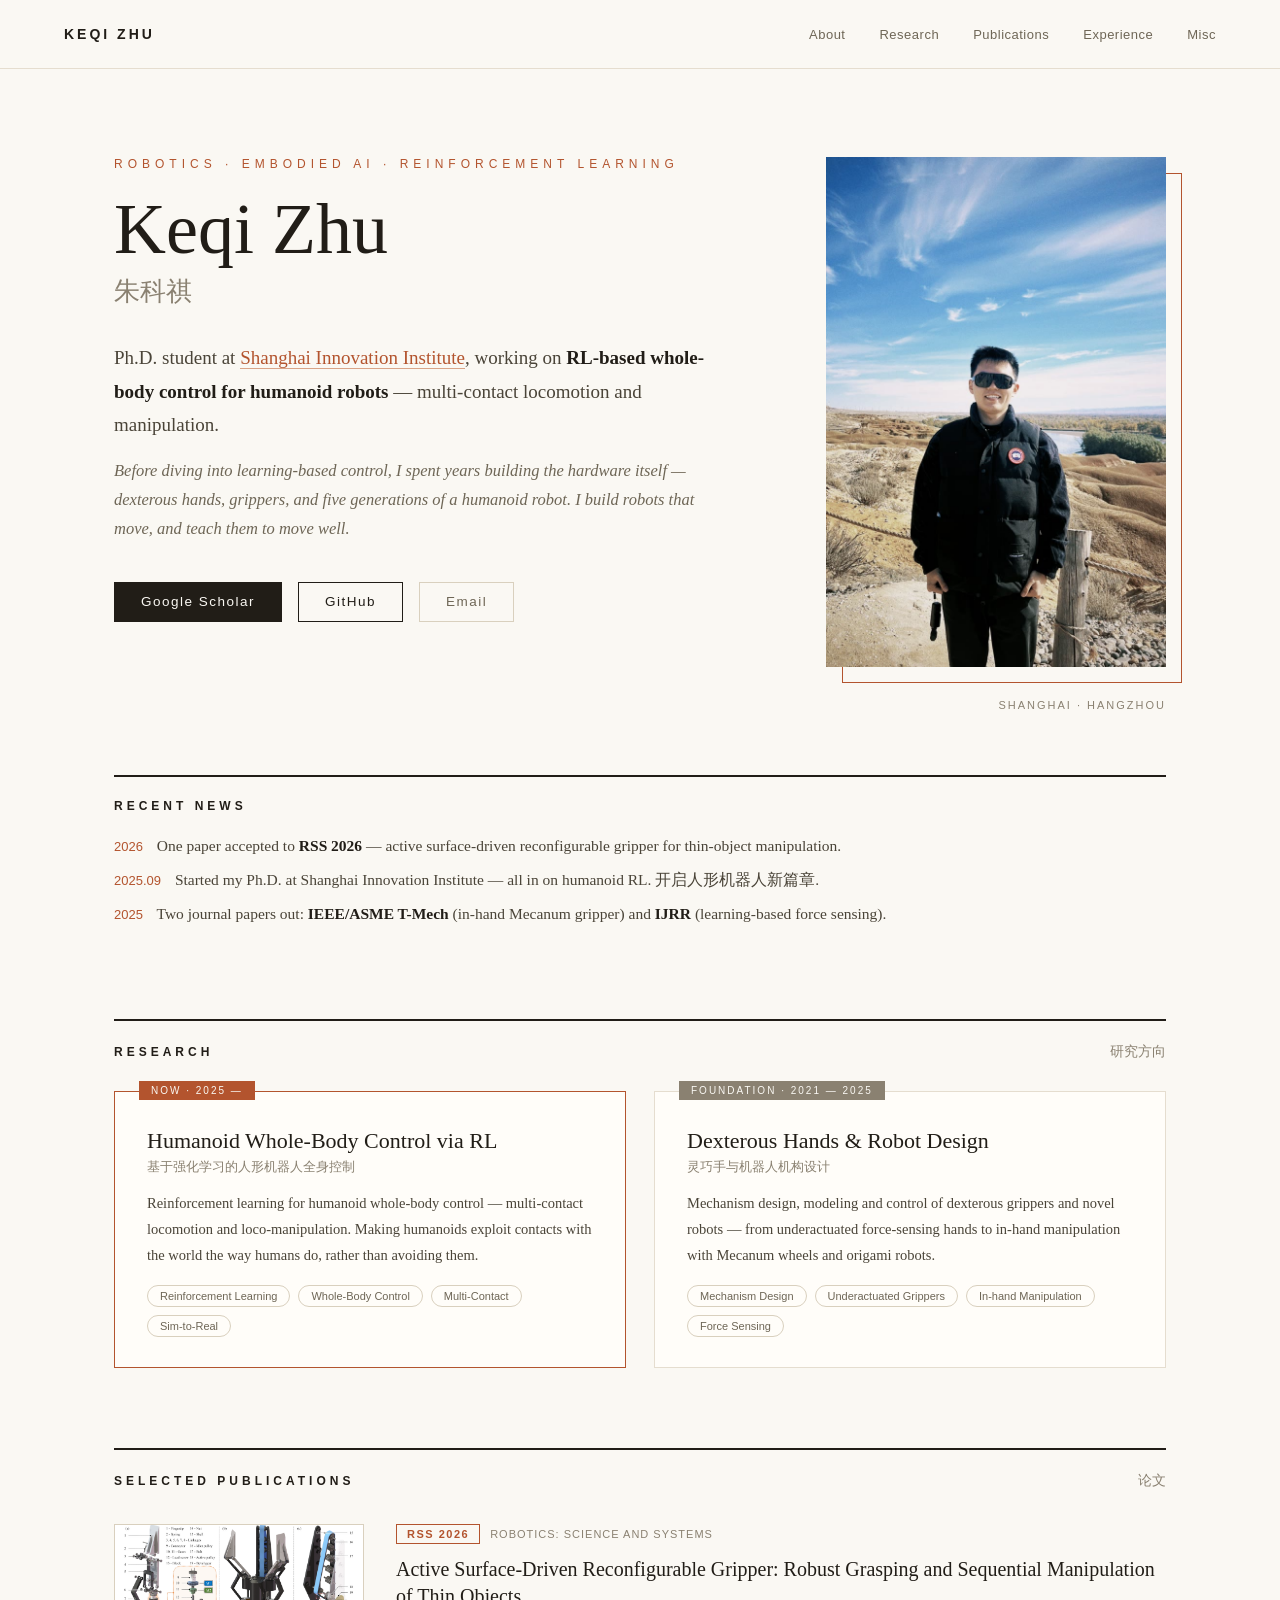
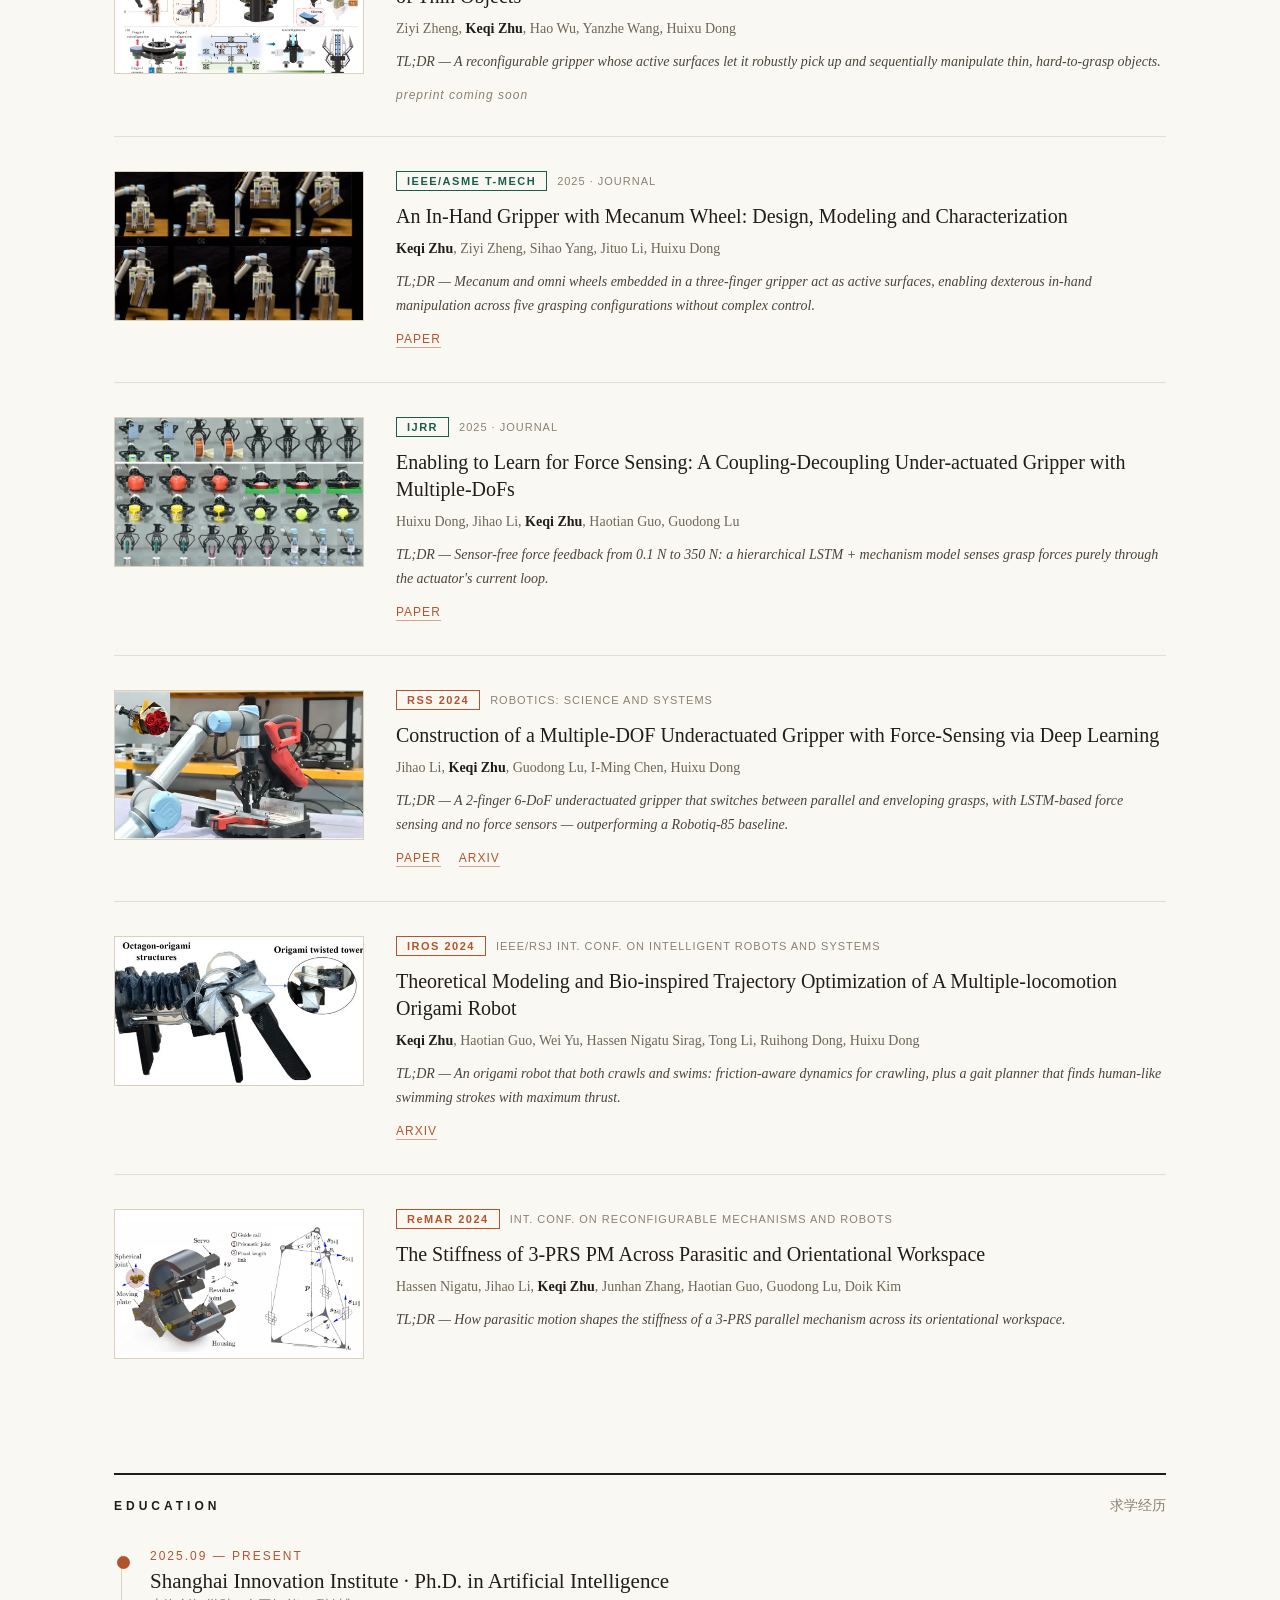
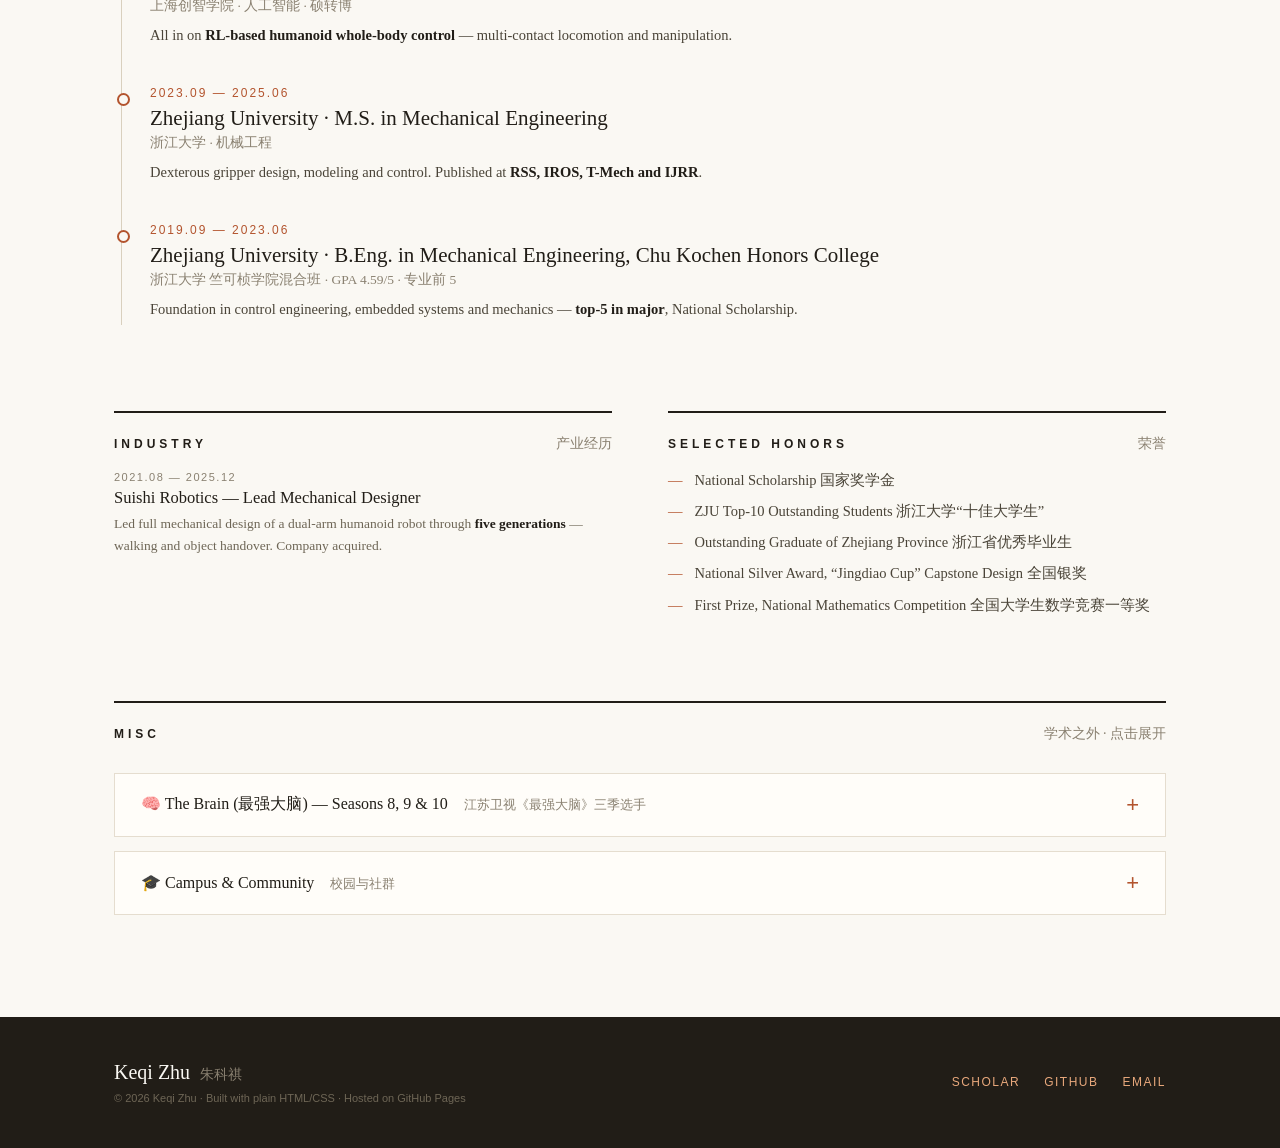
<file: index.html>
<!DOCTYPE html>
<html lang="en">
<head>
<meta charset="utf-8">
<meta name="viewport" content="width=device-width, initial-scale=1">
<title>Keqi Zhu 朱科祺 — Robotics &amp; Embodied AI</title>
<meta name="description" content="Keqi Zhu (朱科祺) — Ph.D. student at Shanghai Innovation Institute working on RL-based whole-body control for humanoid robots. Previously: dexterous hands and robot mechanism design at Zhejiang University.">
<meta property="og:title" content="Keqi Zhu 朱科祺 — Robotics &amp; Embodied AI">
<meta property="og:description" content="RL-based humanoid whole-body control · dexterous hands · robot design. Ph.D. student at Shanghai Innovation Institute.">
<meta property="og:type" content="website">
<meta property="og:url" content="https://SII-k7.github.io/">
<meta property="og:image" content="https://SII-k7.github.io/assets/photo.jpg">
<link rel="icon" type="image/svg+xml" href="favicon.svg">
<link rel="stylesheet" href="css/style.css">
</head>
<body id="about">

<nav>
  <div class="logo">KEQI ZHU</div>
  <div class="navlinks">
    <a href="#about">About</a>
    <a href="#research">Research</a>
    <a href="#publications">Publications</a>
    <a href="#experience">Experience</a>
    <a href="#misc">Misc</a>
  </div>
</nav>

<div class="wrap">
  <header class="hero">
    <div class="hero-text">
      <div class="eyebrow">Robotics &middot; Embodied AI &middot; Reinforcement Learning</div>
      <h1>Keqi Zhu</h1>
      <div class="cn-name">朱科祺</div>
      <p class="lede">Ph.D. student at <a href="https://www.sii.edu.cn/" target="_blank" rel="noopener">Shanghai Innovation Institute</a>, working on <b>RL-based whole-body control for humanoid robots</b> &mdash; multi-contact locomotion and manipulation.</p>
      <p class="sub">Before diving into learning-based control, I spent years building the hardware itself &mdash; dexterous hands, grippers, and five generations of a humanoid robot. I build robots that move, and teach them to move well.</p>
      <div class="btns">
        <a class="btn-solid" href="https://scholar.google.com/citations?user=6d3LDPgAAAAJ" target="_blank" rel="noopener">Google Scholar</a>
        <a class="btn-line" href="https://github.com/SII-k7" target="_blank" rel="noopener">GitHub</a>
        <a class="btn-ghost" href="mailto:12525108@zju.edu.cn">Email</a>
      </div>
    </div>
    <div class="hero-photo">
      <div class="photo-wrap"><img src="assets/photo.jpg" alt="Keqi Zhu" width="700" height="1050"></div>
      <div class="photo-cap">SHANGHAI &middot; HANGZHOU</div>
    </div>
  </header>

  <section class="news">
    <div class="news-inner">
      <div class="sec-label">RECENT NEWS</div>
      <div class="news-items">
        <div><span class="date">2026</span> One paper accepted to <b>RSS 2026</b> &mdash; active surface-driven reconfigurable gripper for thin-object manipulation.</div>
        <div><span class="date">2025.09</span> Started my Ph.D. at Shanghai Innovation Institute &mdash; all in on humanoid RL. 开启人形机器人新篇章.</div>
        <div><span class="date">2025</span> Two journal papers out: <b>IEEE/ASME T-Mech</b> (in-hand Mecanum gripper) and <b>IJRR</b> (learning-based force sensing).</div>
      </div>
    </div>
  </section>

  <section class="sec" id="research">
    <div class="sec-head"><div class="sec-label">RESEARCH</div><div class="sec-cn">研究方向</div></div>
    <div class="research-grid">
      <article class="r-card now">
        <div class="r-tag">NOW &middot; 2025 &mdash;</div>
        <h3>Humanoid Whole-Body Control via RL</h3>
        <div class="cn">基于强化学习的人形机器人全身控制</div>
        <p>Reinforcement learning for humanoid whole-body control &mdash; multi-contact locomotion and loco-manipulation. Making humanoids exploit contacts with the world the way humans do, rather than avoiding them.</p>
        <div class="r-kw"><span>Reinforcement Learning</span><span>Whole-Body Control</span><span>Multi-Contact</span><span>Sim-to-Real</span></div>
      </article>
      <article class="r-card">
        <div class="r-tag past">FOUNDATION &middot; 2021 &mdash; 2025</div>
        <h3>Dexterous Hands &amp; Robot Design</h3>
        <div class="cn">灵巧手与机器人机构设计</div>
        <p>Mechanism design, modeling and control of dexterous grippers and novel robots &mdash; from underactuated force-sensing hands to in-hand manipulation with Mecanum wheels and origami robots.</p>
        <div class="r-kw"><span>Mechanism Design</span><span>Underactuated Grippers</span><span>In-hand Manipulation</span><span>Force Sensing</span></div>
      </article>
    </div>
  </section>

  <section class="sec" id="publications">
    <div class="sec-head"><div class="sec-label">SELECTED PUBLICATIONS</div><div class="sec-cn">论文</div></div>

    <article class="pub">
      <div class="pub-img"><img src="assets/pubs/rss2026.png" alt="RSS 2026 — Active Surface-Driven Reconfigurable Gripper" width="500" height="300" loading="lazy"></div>
      <div class="pub-body">
        <span class="pub-venue">RSS 2026</span><span class="pub-year">ROBOTICS: SCIENCE AND SYSTEMS</span>
        <h3>Active Surface-Driven Reconfigurable Gripper: Robust Grasping and Sequential Manipulation of Thin Objects</h3>
        <div class="authors">Ziyi Zheng, <b>Keqi Zhu</b>, Hao Wu, Yanzhe Wang, Huixu Dong</div>
        <div class="tldr">TL;DR &mdash; A reconfigurable gripper whose active surfaces let it robustly pick up and sequentially manipulate thin, hard-to-grasp objects.</div>
        <div class="pub-links"><span class="soon">preprint coming soon</span></div>
      </div>
    </article>

    <article class="pub">
      <div class="pub-img"><img src="assets/pubs/tmech.jpg" alt="IEEE/ASME T-Mech — In-hand Gripper with Mecanum Wheel" width="500" height="300" loading="lazy"></div>
      <div class="pub-body">
        <span class="pub-venue journal">IEEE/ASME T-MECH</span><span class="pub-year">2025 &middot; JOURNAL</span>
        <h3>An In-Hand Gripper with Mecanum Wheel: Design, Modeling and Characterization</h3>
        <div class="authors"><b>Keqi Zhu</b>, Ziyi Zheng, Sihao Yang, Jituo Li, Huixu Dong</div>
        <div class="tldr">TL;DR &mdash; Mecanum and omni wheels embedded in a three-finger gripper act as active surfaces, enabling dexterous in-hand manipulation across five grasping configurations without complex control.</div>
        <div class="pub-links"><a href="https://ieeexplore.ieee.org/document/11241047/" target="_blank" rel="noopener">PAPER</a></div>
      </div>
    </article>

    <article class="pub">
      <div class="pub-img"><img src="assets/pubs/ijrr.jpg" alt="IJRR — Coupling-decoupling under-actuated gripper" width="500" height="300" loading="lazy"></div>
      <div class="pub-body">
        <span class="pub-venue journal">IJRR</span><span class="pub-year">2025 &middot; JOURNAL</span>
        <h3>Enabling to Learn for Force Sensing: A Coupling-Decoupling Under-actuated Gripper with Multiple-DoFs</h3>
        <div class="authors">Huixu Dong, Jihao Li, <b>Keqi Zhu</b>, Haotian Guo, Guodong Lu</div>
        <div class="tldr">TL;DR &mdash; Sensor-free force feedback from 0.1 N to 350 N: a hierarchical LSTM + mechanism model senses grasp forces purely through the actuator's current loop.</div>
        <div class="pub-links"><a href="https://journals.sagepub.com/doi/10.1177/02783649251378155" target="_blank" rel="noopener">PAPER</a></div>
      </div>
    </article>

    <article class="pub">
      <div class="pub-img"><img src="assets/pubs/rss2024.jpg" alt="RSS 2024 — Multiple-DOF underactuated gripper with force sensing" width="500" height="300" loading="lazy"></div>
      <div class="pub-body">
        <span class="pub-venue">RSS 2024</span><span class="pub-year">ROBOTICS: SCIENCE AND SYSTEMS</span>
        <h3>Construction of a Multiple-DOF Underactuated Gripper with Force-Sensing via Deep Learning</h3>
        <div class="authors">Jihao Li, <b>Keqi Zhu</b>, Guodong Lu, I-Ming Chen, Huixu Dong</div>
        <div class="tldr">TL;DR &mdash; A 2-finger 6-DoF underactuated gripper that switches between parallel and enveloping grasps, with LSTM-based force sensing and no force sensors &mdash; outperforming a Robotiq-85 baseline.</div>
        <div class="pub-links"><a href="https://www.roboticsproceedings.org/rss20/p101.html" target="_blank" rel="noopener">PAPER</a><a href="https://arxiv.org/abs/2506.11570" target="_blank" rel="noopener">ARXIV</a></div>
      </div>
    </article>

    <article class="pub">
      <div class="pub-img"><img src="assets/pubs/iros2024.jpg" alt="IROS 2024 — Multiple-locomotion origami robot" width="500" height="300" loading="lazy"></div>
      <div class="pub-body">
        <span class="pub-venue">IROS 2024</span><span class="pub-year">IEEE/RSJ INT. CONF. ON INTELLIGENT ROBOTS AND SYSTEMS</span>
        <h3>Theoretical Modeling and Bio-inspired Trajectory Optimization of A Multiple-locomotion Origami Robot</h3>
        <div class="authors"><b>Keqi Zhu</b>, Haotian Guo, Wei Yu, Hassen Nigatu Sirag, Tong Li, Ruihong Dong, Huixu Dong</div>
        <div class="tldr">TL;DR &mdash; An origami robot that both crawls and swims: friction-aware dynamics for crawling, plus a gait planner that finds human-like swimming strokes with maximum thrust.</div>
        <div class="pub-links"><a href="https://arxiv.org/abs/2403.12471" target="_blank" rel="noopener">ARXIV</a></div>
      </div>
    </article>

    <article class="pub">
      <div class="pub-img"><img src="assets/pubs/remar.png" alt="ReMAR 2024 — Stiffness of 3-PRS parallel mechanism" width="500" height="300" loading="lazy"></div>
      <div class="pub-body">
        <span class="pub-venue">ReMAR 2024</span><span class="pub-year">INT. CONF. ON RECONFIGURABLE MECHANISMS AND ROBOTS</span>
        <h3>The Stiffness of 3-PRS PM Across Parasitic and Orientational Workspace</h3>
        <div class="authors">Hassen Nigatu, Jihao Li, <b>Keqi Zhu</b>, Junhan Zhang, Haotian Guo, Guodong Lu, Doik Kim</div>
        <div class="tldr">TL;DR &mdash; How parasitic motion shapes the stiffness of a 3-PRS parallel mechanism across its orientational workspace.</div>
        <div class="pub-links"></div>
      </div>
    </article>
  </section>

  <section class="sec" id="experience">
    <div class="sec-head"><div class="sec-label">EDUCATION</div><div class="sec-cn">求学经历</div></div>
    <div class="timeline">
      <div class="t-item now">
        <div class="t-date">2025.09 &mdash; PRESENT</div>
        <h3>Shanghai Innovation Institute &middot; Ph.D. in Artificial Intelligence</h3>
        <div class="cn">上海创智学院 &middot; 人工智能 &middot; 硕转博</div>
        <p>All in on <b>RL-based humanoid whole-body control</b> &mdash; multi-contact locomotion and manipulation.</p>
      </div>
      <div class="t-item">
        <div class="t-date">2023.09 &mdash; 2025.06</div>
        <h3>Zhejiang University &middot; M.S. in Mechanical Engineering</h3>
        <div class="cn">浙江大学 &middot; 机械工程</div>
        <p>Dexterous gripper design, modeling and control. Published at <b>RSS, IROS, T-Mech and IJRR</b>.</p>
      </div>
      <div class="t-item">
        <div class="t-date">2019.09 &mdash; 2023.06</div>
        <h3>Zhejiang University &middot; B.Eng. in Mechanical Engineering, Chu Kochen Honors College</h3>
        <div class="cn">浙江大学 竺可桢学院混合班 &middot; GPA 4.59/5 &middot; 专业前 5</div>
        <p>Foundation in control engineering, embedded systems and mechanics &mdash; <b>top-5 in major</b>, National Scholarship.</p>
      </div>
    </div>
  </section>

  <section class="sec">
    <div class="two-col">
      <div>
        <div class="sec-head"><div class="sec-label">INDUSTRY</div><div class="sec-cn">产业经历</div></div>
        <div class="x-item">
          <div class="x-date">2021.08 &mdash; 2025.12</div>
          <h4>Suishi Robotics &mdash; Lead Mechanical Designer</h4>
          <p>Led full mechanical design of a dual-arm humanoid robot through <b>five generations</b> &mdash; walking and object handover. Company acquired.</p>
        </div>
      </div>
      <div>
        <div class="sec-head"><div class="sec-label">SELECTED HONORS</div><div class="sec-cn">荣誉</div></div>
        <ul class="honor-list">
          <li>National Scholarship 国家奖学金</li>
          <li>ZJU Top-10 Outstanding Students 浙江大学&ldquo;十佳大学生&rdquo;</li>
          <li>Outstanding Graduate of Zhejiang Province 浙江省优秀毕业生</li>
          <li>National Silver Award, &ldquo;Jingdiao Cup&rdquo; Capstone Design 全国银奖</li>
          <li>First Prize, National Mathematics Competition 全国大学生数学竞赛一等奖</li>
        </ul>
      </div>
    </div>
  </section>

  <section class="sec" id="misc">
    <div class="sec-head"><div class="sec-label">MISC</div><div class="sec-cn">学术之外 &middot; 点击展开</div></div>
    <div class="misc">
      <details>
        <summary><span>&#129504; The Brain (最强大脑) &mdash; Seasons 8, 9 &amp; 10 <span class="s-cn">江苏卫视《最强大脑》三季选手</span></span></summary>
        <div class="d-body">Competed in three seasons of China's most-watched intelligence competition show &mdash; a different kind of problem-solving under pressure.</div>
      </details>
      <details>
        <summary><span>&#127891; Campus &amp; Community <span class="s-cn">校园与社群</span></span></summary>
        <div class="d-body">Student counselor &amp; class monitor, School of Mechanical Engineering &middot; Member of ASES (Asia-Pacific Student Entrepreneurship Society) &middot; Chen Xing Cultural China Talent Program, 13th cohort.</div>
      </details>
    </div>
  </section>
</div>

<footer>
  <div class="f-inner">
    <div>
      <div class="f-name">Keqi Zhu<span class="cn">朱科祺</span></div>
      <div class="f-copy">&copy; 2026 Keqi Zhu &middot; Built with plain HTML/CSS &middot; Hosted on GitHub Pages</div>
    </div>
    <div class="f-links">
      <a href="https://scholar.google.com/citations?user=6d3LDPgAAAAJ" target="_blank" rel="noopener">SCHOLAR</a>
      <a href="https://github.com/SII-k7" target="_blank" rel="noopener">GITHUB</a>
      <a href="mailto:12525108@zju.edu.cn">EMAIL</a>
    </div>
  </div>
</footer>

</body>
</html>
</file>
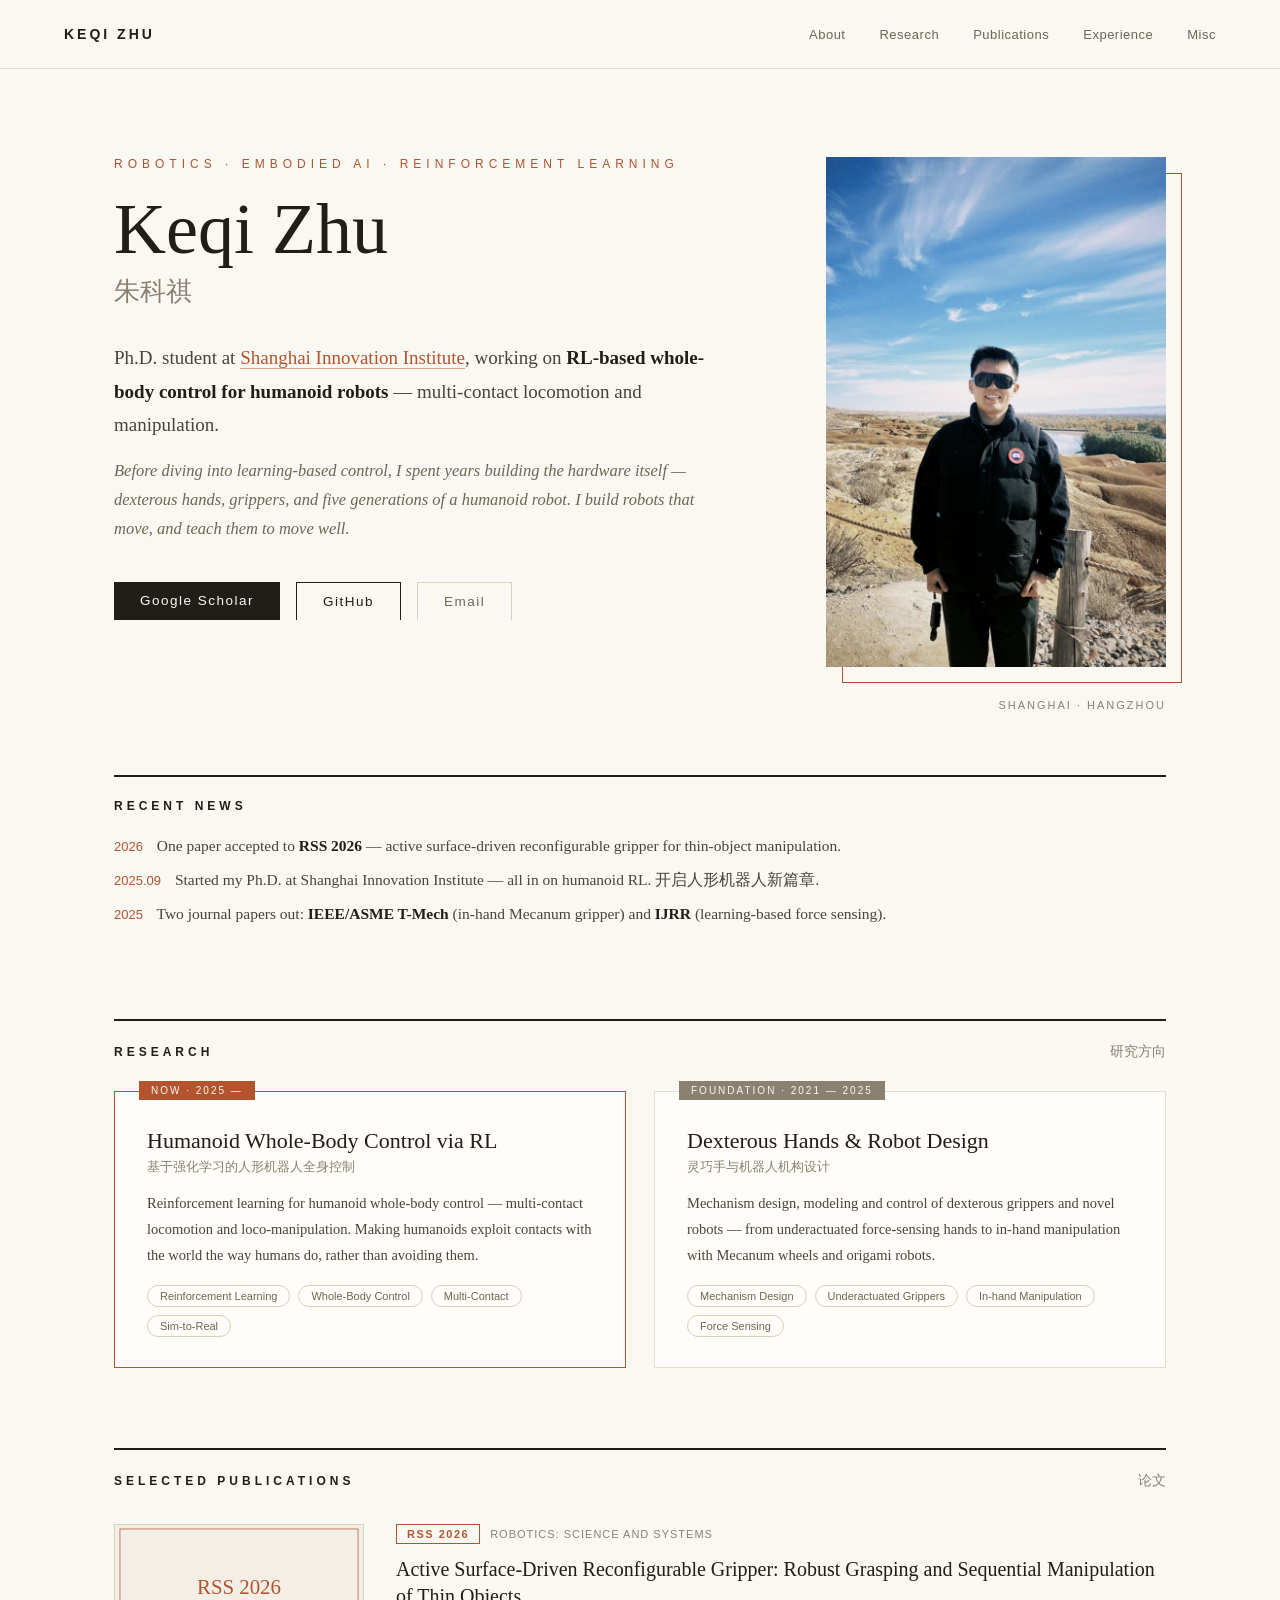
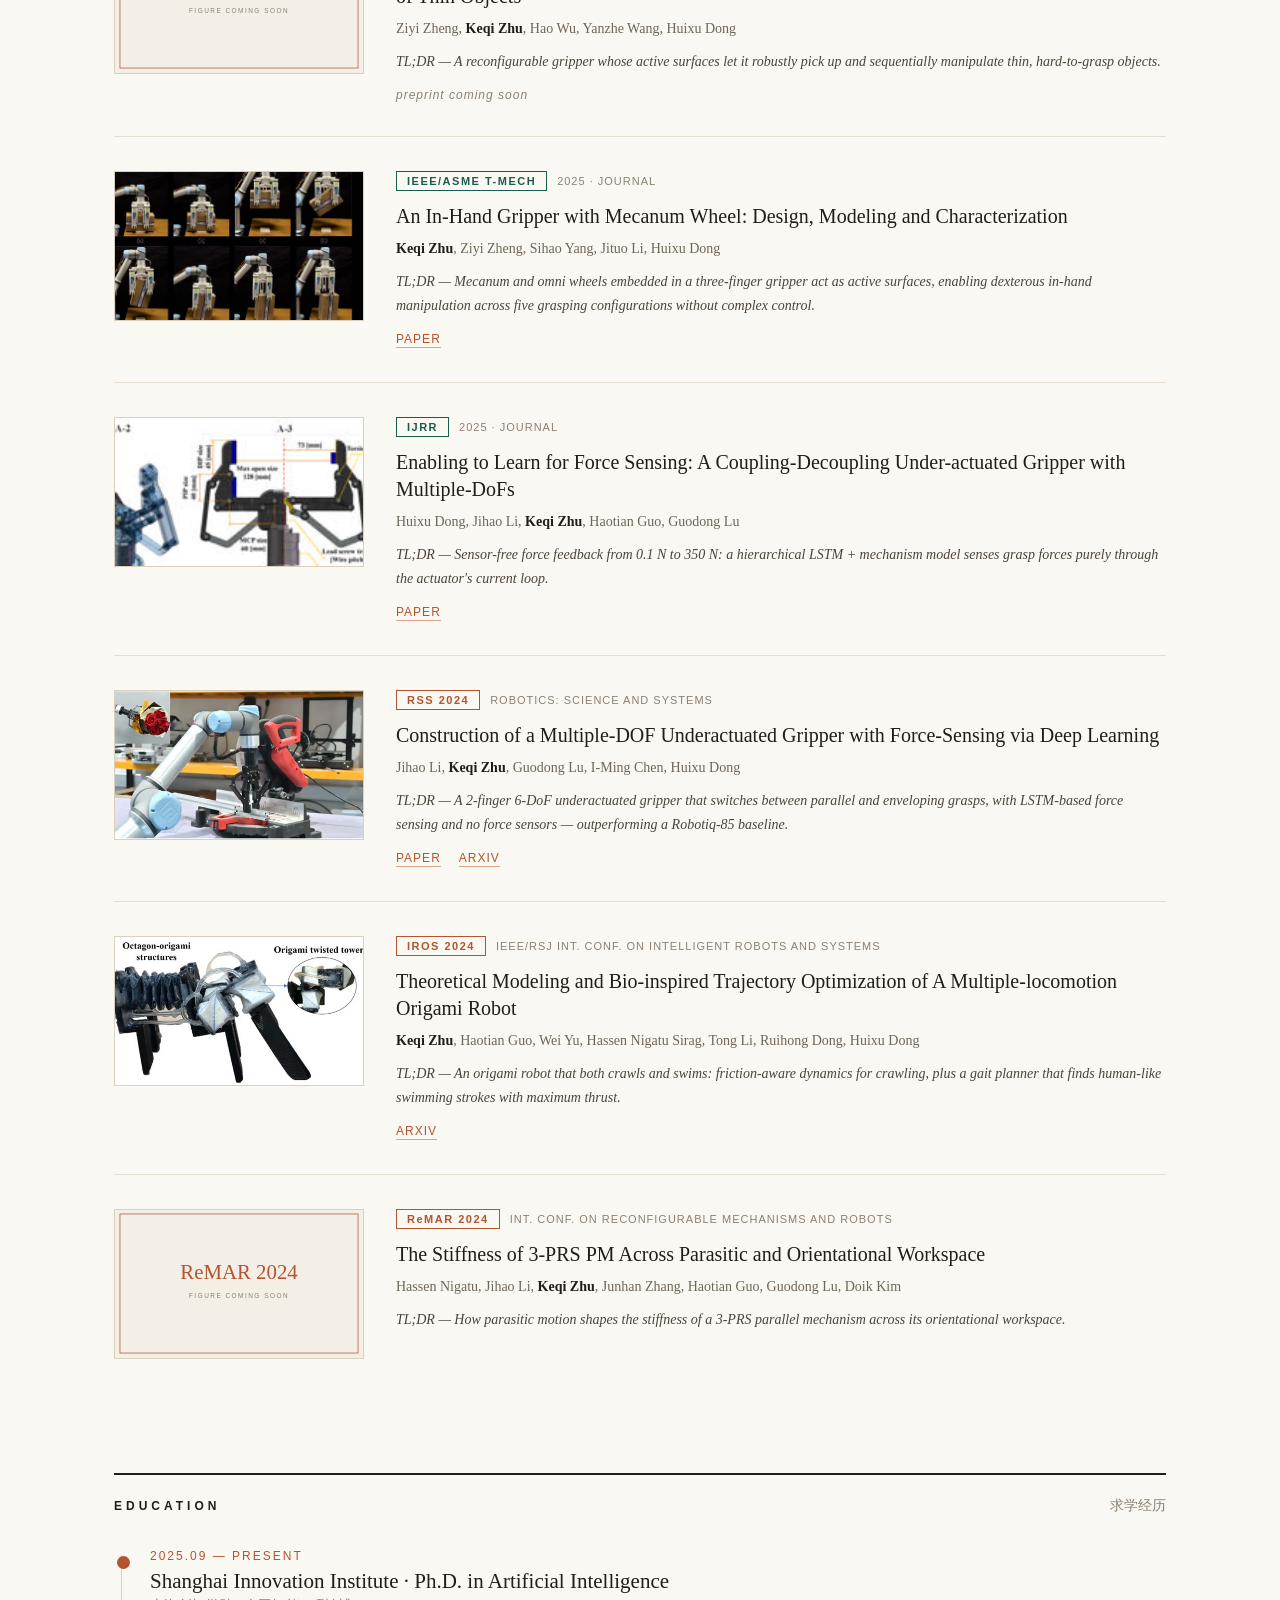
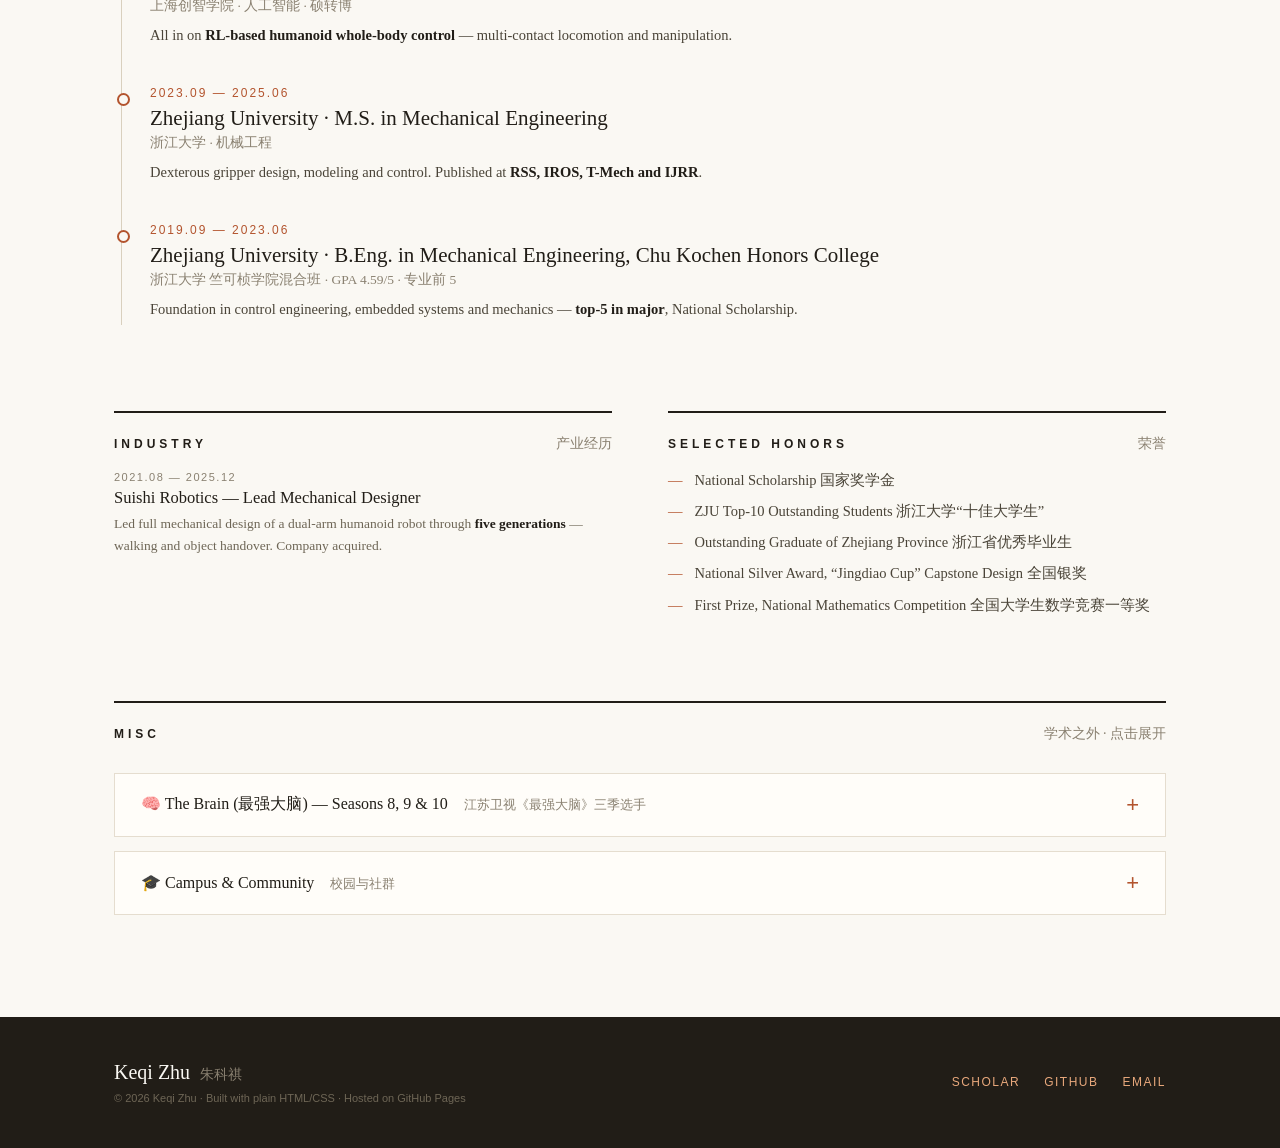
<file: SII-k7.github.io/index.html>
<!DOCTYPE html>
<html lang="en">
<head>
<meta charset="utf-8">
<meta name="viewport" content="width=device-width, initial-scale=1">
<title>Keqi Zhu 朱科祺 — Robotics &amp; Embodied AI</title>
<meta name="description" content="Keqi Zhu (朱科祺) — Ph.D. student at Shanghai Innovation Institute working on RL-based whole-body control for humanoid robots. Previously: dexterous hands and robot mechanism design at Zhejiang University.">
<meta property="og:title" content="Keqi Zhu 朱科祺 — Robotics &amp; Embodied AI">
<meta property="og:description" content="RL-based humanoid whole-body control · dexterous hands · robot design. Ph.D. student at Shanghai Innovation Institute.">
<meta property="og:type" content="website">
<meta property="og:url" content="https://SII-k7.github.io/">
<meta property="og:image" content="https://SII-k7.github.io/assets/photo.jpg">
<link rel="icon" type="image/svg+xml" href="favicon.svg">
<link rel="stylesheet" href="css/style.css">
</head>
<body id="about">

<nav>
  <div class="logo">KEQI ZHU</div>
  <div class="navlinks">
    <a href="#about">About</a>
    <a href="#research">Research</a>
    <a href="#publications">Publications</a>
    <a href="#experience">Experience</a>
    <a href="#misc">Misc</a>
  </div>
</nav>

<div class="wrap">
  <header class="hero">
    <div class="hero-text">
      <div class="eyebrow">Robotics &middot; Embodied AI &middot; Reinforcement Learning</div>
      <h1>Keqi Zhu</h1>
      <div class="cn-name">朱科祺</div>
      <p class="lede">Ph.D. student at <a href="https://www.sii.edu.cn/" target="_blank" rel="noopener">Shanghai Innovation Institute</a>, working on <b>RL-based whole-body control for humanoid robots</b> &mdash; multi-contact locomotion and manipulation.</p>
      <p class="sub">Before diving into learning-based control, I spent years building the hardware itself &mdash; dexterous hands, grippers, and five generations of a humanoid robot. I build robots that move, and teach them to move well.</p>
      <div class="btns">
        <a class="btn-solid" href="https://scholar.google.com/citations?user=6d3LDPgAAAAJ" target="_blank" rel="noopener">Google Scholar</a>
        <a class="btn-line" href="https://github.com/SII-k7" target="_blank" rel="noopener">GitHub</a>
        <a class="btn-ghost" href="mailto:laozhu0626@gmail.com">Email</a>
      </div>
    </div>
    <div class="hero-photo">
      <div class="photo-wrap"><img src="assets/photo.jpg" alt="Keqi Zhu" width="700" height="1050"></div>
      <div class="photo-cap">SHANGHAI &middot; HANGZHOU</div>
    </div>
  </header>

  <section class="news">
    <div class="news-inner">
      <div class="sec-label">RECENT NEWS</div>
      <div class="news-items">
        <div><span class="date">2026</span> One paper accepted to <b>RSS 2026</b> &mdash; active surface-driven reconfigurable gripper for thin-object manipulation.</div>
        <div><span class="date">2025.09</span> Started my Ph.D. at Shanghai Innovation Institute &mdash; all in on humanoid RL. 开启人形机器人新篇章.</div>
        <div><span class="date">2025</span> Two journal papers out: <b>IEEE/ASME T-Mech</b> (in-hand Mecanum gripper) and <b>IJRR</b> (learning-based force sensing).</div>
      </div>
    </div>
  </section>

  <section class="sec" id="research">
    <div class="sec-head"><div class="sec-label">RESEARCH</div><div class="sec-cn">研究方向</div></div>
    <div class="research-grid">
      <article class="r-card now">
        <div class="r-tag">NOW &middot; 2025 &mdash;</div>
        <h3>Humanoid Whole-Body Control via RL</h3>
        <div class="cn">基于强化学习的人形机器人全身控制</div>
        <p>Reinforcement learning for humanoid whole-body control &mdash; multi-contact locomotion and loco-manipulation. Making humanoids exploit contacts with the world the way humans do, rather than avoiding them.</p>
        <div class="r-kw"><span>Reinforcement Learning</span><span>Whole-Body Control</span><span>Multi-Contact</span><span>Sim-to-Real</span></div>
      </article>
      <article class="r-card">
        <div class="r-tag past">FOUNDATION &middot; 2021 &mdash; 2025</div>
        <h3>Dexterous Hands &amp; Robot Design</h3>
        <div class="cn">灵巧手与机器人机构设计</div>
        <p>Mechanism design, modeling and control of dexterous grippers and novel robots &mdash; from underactuated force-sensing hands to in-hand manipulation with Mecanum wheels and origami robots.</p>
        <div class="r-kw"><span>Mechanism Design</span><span>Underactuated Grippers</span><span>In-hand Manipulation</span><span>Force Sensing</span></div>
      </article>
    </div>
  </section>

  <section class="sec" id="publications">
    <div class="sec-head"><div class="sec-label">SELECTED PUBLICATIONS</div><div class="sec-cn">论文</div></div>

    <article class="pub">
      <div class="pub-img"><img src="assets/pubs/rss2026.svg" alt="RSS 2026 — Active Surface-Driven Reconfigurable Gripper" width="500" height="300" loading="lazy"></div>
      <div class="pub-body">
        <span class="pub-venue">RSS 2026</span><span class="pub-year">ROBOTICS: SCIENCE AND SYSTEMS</span>
        <h3>Active Surface-Driven Reconfigurable Gripper: Robust Grasping and Sequential Manipulation of Thin Objects</h3>
        <div class="authors">Ziyi Zheng, <b>Keqi Zhu</b>, Hao Wu, Yanzhe Wang, Huixu Dong</div>
        <div class="tldr">TL;DR &mdash; A reconfigurable gripper whose active surfaces let it robustly pick up and sequentially manipulate thin, hard-to-grasp objects.</div>
        <div class="pub-links"><span class="soon">preprint coming soon</span></div>
      </div>
    </article>

    <article class="pub">
      <div class="pub-img"><img src="assets/pubs/tmech.jpg" alt="IEEE/ASME T-Mech — In-hand Gripper with Mecanum Wheel" width="500" height="300" loading="lazy"></div>
      <div class="pub-body">
        <span class="pub-venue journal">IEEE/ASME T-MECH</span><span class="pub-year">2025 &middot; JOURNAL</span>
        <h3>An In-Hand Gripper with Mecanum Wheel: Design, Modeling and Characterization</h3>
        <div class="authors"><b>Keqi Zhu</b>, Ziyi Zheng, Sihao Yang, Jituo Li, Huixu Dong</div>
        <div class="tldr">TL;DR &mdash; Mecanum and omni wheels embedded in a three-finger gripper act as active surfaces, enabling dexterous in-hand manipulation across five grasping configurations without complex control.</div>
        <div class="pub-links"><a href="https://ieeexplore.ieee.org/document/11241047/" target="_blank" rel="noopener">PAPER</a></div>
      </div>
    </article>

    <article class="pub">
      <div class="pub-img"><img src="assets/pubs/ijrr.jpg" alt="IJRR — Coupling-decoupling under-actuated gripper" width="500" height="300" loading="lazy"></div>
      <div class="pub-body">
        <span class="pub-venue journal">IJRR</span><span class="pub-year">2025 &middot; JOURNAL</span>
        <h3>Enabling to Learn for Force Sensing: A Coupling-Decoupling Under-actuated Gripper with Multiple-DoFs</h3>
        <div class="authors">Huixu Dong, Jihao Li, <b>Keqi Zhu</b>, Haotian Guo, Guodong Lu</div>
        <div class="tldr">TL;DR &mdash; Sensor-free force feedback from 0.1 N to 350 N: a hierarchical LSTM + mechanism model senses grasp forces purely through the actuator's current loop.</div>
        <div class="pub-links"><a href="https://journals.sagepub.com/doi/10.1177/02783649251378155" target="_blank" rel="noopener">PAPER</a></div>
      </div>
    </article>

    <article class="pub">
      <div class="pub-img"><img src="assets/pubs/rss2024.jpg" alt="RSS 2024 — Multiple-DOF underactuated gripper with force sensing" width="500" height="300" loading="lazy"></div>
      <div class="pub-body">
        <span class="pub-venue">RSS 2024</span><span class="pub-year">ROBOTICS: SCIENCE AND SYSTEMS</span>
        <h3>Construction of a Multiple-DOF Underactuated Gripper with Force-Sensing via Deep Learning</h3>
        <div class="authors">Jihao Li, <b>Keqi Zhu</b>, Guodong Lu, I-Ming Chen, Huixu Dong</div>
        <div class="tldr">TL;DR &mdash; A 2-finger 6-DoF underactuated gripper that switches between parallel and enveloping grasps, with LSTM-based force sensing and no force sensors &mdash; outperforming a Robotiq-85 baseline.</div>
        <div class="pub-links"><a href="https://www.roboticsproceedings.org/rss20/p101.html" target="_blank" rel="noopener">PAPER</a><a href="https://arxiv.org/abs/2506.11570" target="_blank" rel="noopener">ARXIV</a></div>
      </div>
    </article>

    <article class="pub">
      <div class="pub-img"><img src="assets/pubs/iros2024.jpg" alt="IROS 2024 — Multiple-locomotion origami robot" width="500" height="300" loading="lazy"></div>
      <div class="pub-body">
        <span class="pub-venue">IROS 2024</span><span class="pub-year">IEEE/RSJ INT. CONF. ON INTELLIGENT ROBOTS AND SYSTEMS</span>
        <h3>Theoretical Modeling and Bio-inspired Trajectory Optimization of A Multiple-locomotion Origami Robot</h3>
        <div class="authors"><b>Keqi Zhu</b>, Haotian Guo, Wei Yu, Hassen Nigatu Sirag, Tong Li, Ruihong Dong, Huixu Dong</div>
        <div class="tldr">TL;DR &mdash; An origami robot that both crawls and swims: friction-aware dynamics for crawling, plus a gait planner that finds human-like swimming strokes with maximum thrust.</div>
        <div class="pub-links"><a href="https://arxiv.org/abs/2403.12471" target="_blank" rel="noopener">ARXIV</a></div>
      </div>
    </article>

    <article class="pub">
      <div class="pub-img"><img src="assets/pubs/remar.svg" alt="ReMAR 2024 — Stiffness of 3-PRS parallel mechanism" width="500" height="300" loading="lazy"></div>
      <div class="pub-body">
        <span class="pub-venue">ReMAR 2024</span><span class="pub-year">INT. CONF. ON RECONFIGURABLE MECHANISMS AND ROBOTS</span>
        <h3>The Stiffness of 3-PRS PM Across Parasitic and Orientational Workspace</h3>
        <div class="authors">Hassen Nigatu, Jihao Li, <b>Keqi Zhu</b>, Junhan Zhang, Haotian Guo, Guodong Lu, Doik Kim</div>
        <div class="tldr">TL;DR &mdash; How parasitic motion shapes the stiffness of a 3-PRS parallel mechanism across its orientational workspace.</div>
        <div class="pub-links"></div>
      </div>
    </article>
  </section>

  <section class="sec" id="experience">
    <div class="sec-head"><div class="sec-label">EDUCATION</div><div class="sec-cn">求学经历</div></div>
    <div class="timeline">
      <div class="t-item now">
        <div class="t-date">2025.09 &mdash; PRESENT</div>
        <h3>Shanghai Innovation Institute &middot; Ph.D. in Artificial Intelligence</h3>
        <div class="cn">上海创智学院 &middot; 人工智能 &middot; 硕转博</div>
        <p>All in on <b>RL-based humanoid whole-body control</b> &mdash; multi-contact locomotion and manipulation.</p>
      </div>
      <div class="t-item">
        <div class="t-date">2023.09 &mdash; 2025.06</div>
        <h3>Zhejiang University &middot; M.S. in Mechanical Engineering</h3>
        <div class="cn">浙江大学 &middot; 机械工程</div>
        <p>Dexterous gripper design, modeling and control. Published at <b>RSS, IROS, T-Mech and IJRR</b>.</p>
      </div>
      <div class="t-item">
        <div class="t-date">2019.09 &mdash; 2023.06</div>
        <h3>Zhejiang University &middot; B.Eng. in Mechanical Engineering, Chu Kochen Honors College</h3>
        <div class="cn">浙江大学 竺可桢学院混合班 &middot; GPA 4.59/5 &middot; 专业前 5</div>
        <p>Foundation in control engineering, embedded systems and mechanics &mdash; <b>top-5 in major</b>, National Scholarship.</p>
      </div>
    </div>
  </section>

  <section class="sec">
    <div class="two-col">
      <div>
        <div class="sec-head"><div class="sec-label">INDUSTRY</div><div class="sec-cn">产业经历</div></div>
        <div class="x-item">
          <div class="x-date">2021.08 &mdash; 2025.12</div>
          <h4>Suishi Robotics &mdash; Lead Mechanical Designer</h4>
          <p>Led full mechanical design of a dual-arm humanoid robot through <b>five generations</b> &mdash; walking and object handover. Company acquired.</p>
        </div>
      </div>
      <div>
        <div class="sec-head"><div class="sec-label">SELECTED HONORS</div><div class="sec-cn">荣誉</div></div>
        <ul class="honor-list">
          <li>National Scholarship 国家奖学金</li>
          <li>ZJU Top-10 Outstanding Students 浙江大学&ldquo;十佳大学生&rdquo;</li>
          <li>Outstanding Graduate of Zhejiang Province 浙江省优秀毕业生</li>
          <li>National Silver Award, &ldquo;Jingdiao Cup&rdquo; Capstone Design 全国银奖</li>
          <li>First Prize, National Mathematics Competition 全国大学生数学竞赛一等奖</li>
        </ul>
      </div>
    </div>
  </section>

  <section class="sec" id="misc">
    <div class="sec-head"><div class="sec-label">MISC</div><div class="sec-cn">学术之外 &middot; 点击展开</div></div>
    <div class="misc">
      <details>
        <summary><span>&#129504; The Brain (最强大脑) &mdash; Seasons 8, 9 &amp; 10 <span class="s-cn">江苏卫视《最强大脑》三季选手</span></span></summary>
        <div class="d-body">Competed in three seasons of China's most-watched intelligence competition show &mdash; a different kind of problem-solving under pressure.</div>
      </details>
      <details>
        <summary><span>&#127891; Campus &amp; Community <span class="s-cn">校园与社群</span></span></summary>
        <div class="d-body">Student counselor &amp; class monitor, School of Mechanical Engineering &middot; Member of ASES (Asia-Pacific Student Entrepreneurship Society) &middot; Chen Xing Cultural China Talent Program, 13th cohort.</div>
      </details>
    </div>
  </section>
</div>

<footer>
  <div class="f-inner">
    <div>
      <div class="f-name">Keqi Zhu<span class="cn">朱科祺</span></div>
      <div class="f-copy">&copy; 2026 Keqi Zhu &middot; Built with plain HTML/CSS &middot; Hosted on GitHub Pages</div>
    </div>
    <div class="f-links">
      <a href="https://scholar.google.com/citations?user=6d3LDPgAAAAJ" target="_blank" rel="noopener">SCHOLAR</a>
      <a href="https://github.com/SII-k7" target="_blank" rel="noopener">GITHUB</a>
      <a href="mailto:laozhu0626@gmail.com">EMAIL</a>
    </div>
  </div>
</footer>

</body>
</html>
</file>
<file: css/style.css>
/* ============ tokens ============ */
:root {
  --bg: #faf8f3; --card: #fffdf9; --ink: #211d17; --body: #4a4438;
  --muted: #6e6656; --faint: #8a8171; --line: #e5ddcf; --line2: #d9d0be;
  --accent: #b3542e; --accent-soft: #d9a488; --peach: #e8a87c; --journal: #1a5b4f;
  --serif: Georgia, 'Times New Roman', 'Songti SC', 'SimSun', serif;
  --sans: Helvetica, Arial, 'PingFang SC', 'Microsoft YaHei', sans-serif;
}
* { margin: 0; padding: 0; box-sizing: border-box; }
html { scroll-behavior: smooth; }
body { background: var(--bg); color: var(--body); font-family: var(--serif); }
.wrap { max-width: 1180px; margin: 0 auto; padding: 0 64px; }
a { color: var(--accent); text-decoration: none; border-bottom: 1px solid var(--accent-soft); }
a:hover { color: var(--ink); border-bottom-color: var(--ink); }

/* ============ nav ============ */
nav { display: flex; justify-content: space-between; align-items: center;
      padding: 26px 64px; border-bottom: 1px solid var(--line); }
.logo { font-family: var(--sans); font-size: 14px; font-weight: 700; letter-spacing: 3px; color: var(--ink); }
.navlinks { font-family: var(--sans); font-size: 13px; display: flex; gap: 34px; }
.navlinks a { color: var(--muted); border-bottom: none; letter-spacing: 0.5px; }
.navlinks a:hover { color: var(--accent); }

/* ============ hero ============ */
.hero { display: flex; gap: 72px; padding: 88px 0 64px; align-items: flex-start; }
.hero-text { flex: 1.6; }
.eyebrow { font-family: var(--sans); font-size: 12px; letter-spacing: 5px; color: var(--accent); text-transform: uppercase; }
h1 { font-size: 72px; color: var(--ink); margin-top: 22px; line-height: 1.02; font-weight: 400; }
.cn-name { font-size: 26px; color: var(--faint); margin-top: 8px; }
.lede { font-size: 19px; line-height: 1.75; margin-top: 32px; max-width: 600px; }
.lede b { color: var(--ink); }
.sub { font-size: 16.5px; color: var(--muted); line-height: 1.75; margin-top: 16px; max-width: 600px; font-style: italic; }
.btns { display: flex; flex-wrap: wrap; gap: 16px; margin-top: 38px; font-family: var(--sans); font-size: 13.5px; }
.btns a { display: inline-flex; align-items: center; justify-content: center; padding: 11px 26px; line-height: 1.2;
          letter-spacing: 1.5px; border: 1px solid transparent; }
.btns .btn-solid { background: var(--ink); border-color: var(--ink); color: var(--bg); }
.btns .btn-solid:hover { background: var(--accent); border-color: var(--accent); color: var(--bg); }
.btns .btn-line { border-color: var(--ink); color: var(--ink); }
.btns .btn-line:hover { background: var(--ink); border-color: var(--ink); color: var(--bg); }
.btns .btn-ghost { border-color: var(--line2); color: var(--muted); }
.btns .btn-ghost:hover { border-color: var(--ink); color: var(--ink); }
.hero-photo { flex: 1; max-width: 340px; }
.photo-wrap { position: relative; }
.photo-wrap::after { content: ''; position: absolute; top: 16px; left: 16px; right: -16px; bottom: -16px;
                     border: 1px solid var(--accent); }
.photo-wrap img { position: relative; z-index: 1; width: 100%; height: auto; display: block; filter: saturate(0.92); }
.photo-cap { font-family: var(--sans); font-size: 11px; color: var(--faint); margin-top: 32px;
             letter-spacing: 2px; text-align: right; }

/* ============ news ============ */
.news { padding-bottom: 24px; }
.news-inner { border-top: 2px solid var(--ink); padding-top: 22px; }
.news-items { margin-top: 16px; font-size: 15.5px; line-height: 2.2; }
.news-items .date { color: var(--accent); font-family: var(--sans); font-size: 13px; margin-right: 10px; }
.news-items b { color: var(--ink); }

/* ============ sections ============ */
.sec { padding: 64px 0 16px; }
.sec-head { display: flex; justify-content: space-between; align-items: baseline;
            border-top: 2px solid var(--ink); padding-top: 22px; }
.sec-label { font-family: var(--sans); font-size: 12px; letter-spacing: 4px; color: var(--ink); font-weight: 700; }
.sec-cn { font-size: 14px; color: var(--faint); }

/* ============ research ============ */
.research-grid { display: grid; grid-template-columns: 1fr 1fr; gap: 28px; margin-top: 30px; }
.r-card { border: 1px solid var(--line); background: var(--card); padding: 30px 32px; position: relative; }
.r-card.now { border-color: var(--accent); }
.r-tag { position: absolute; top: -11px; left: 24px; background: var(--accent); color: var(--bg);
         font-family: var(--sans); font-size: 10px; letter-spacing: 2px; padding: 4px 12px; }
.r-tag.past { background: var(--faint); }
.r-card h3 { font-size: 22px; color: var(--ink); font-weight: 400; margin-top: 6px; }
.r-card .cn { font-size: 13px; color: var(--faint); margin-top: 4px; }
.r-card p { font-size: 14.5px; line-height: 1.8; margin-top: 14px; }
.r-kw { display: flex; flex-wrap: wrap; gap: 8px; margin-top: 16px; }
.r-kw span { font-family: var(--sans); font-size: 11px; color: var(--muted);
             border: 1px solid var(--line2); padding: 4px 12px; border-radius: 14px; }

/* ============ publications ============ */
.pub { display: flex; gap: 32px; padding: 34px 0; border-bottom: 1px solid var(--line); }
.pub:last-of-type { border-bottom: none; }
.pub-img { width: 250px; flex-shrink: 0; align-self: flex-start; }
.pub-img img { width: 100%; height: 150px; object-fit: cover; display: block; border: 1px solid var(--line2); }
.pub-body { flex: 1; }
.pub-venue { display: inline-block; font-family: var(--sans); font-size: 11px; font-weight: 700;
             letter-spacing: 1.5px; color: var(--accent); border: 1px solid var(--accent); padding: 3px 10px; }
.pub-venue.journal { color: var(--journal); border-color: var(--journal); }
.pub-year { font-family: var(--sans); font-size: 11px; color: var(--faint); margin-left: 10px; letter-spacing: 1px; }
.pub h3 { font-size: 20px; color: var(--ink); font-weight: 400; line-height: 1.35; margin-top: 12px; }
.pub .authors { font-size: 14px; color: var(--muted); margin-top: 8px; line-height: 1.6; }
.pub .authors b { color: var(--ink); }
.pub .tldr { font-size: 14px; margin-top: 10px; line-height: 1.7; font-style: italic; }
.pub-links { display: flex; flex-wrap: wrap; gap: 18px; margin-top: 14px; font-family: var(--sans); font-size: 12px; }
.pub-links a { letter-spacing: 1px; padding-bottom: 1px; }
.pub-links .soon { color: var(--faint); letter-spacing: 1px; font-style: italic; }

/* ============ education timeline ============ */
.timeline { margin-top: 34px; position: relative; padding-left: 36px; }
.timeline::before { content: ''; position: absolute; left: 7px; top: 6px; bottom: 6px; width: 1px; background: var(--line2); }
.t-item { position: relative; padding-bottom: 38px; }
.t-item:last-child { padding-bottom: 8px; }
.t-item::before { content: ''; position: absolute; left: -33px; top: 7px; width: 9px; height: 9px;
                  border-radius: 50%; background: var(--bg); border: 2px solid var(--accent); }
.t-item.now::before { background: var(--accent); }
.t-date { font-family: var(--sans); font-size: 12px; letter-spacing: 2px; color: var(--accent); }
.t-item h3 { font-size: 21px; color: var(--ink); font-weight: 400; margin-top: 6px; }
.t-item .cn { font-size: 13.5px; color: var(--faint); margin-top: 3px; }
.t-item p { font-size: 14.5px; line-height: 1.75; margin-top: 8px; max-width: 720px; }
.t-item p b { color: var(--ink); }

/* ============ industry + honors ============ */
.two-col { display: grid; grid-template-columns: 1fr 1fr; gap: 56px; }
.x-item { padding: 18px 0; }
.x-date { font-family: var(--sans); font-size: 11px; letter-spacing: 1.5px; color: var(--faint); }
.x-item h4 { font-size: 16.5px; color: var(--ink); font-weight: 400; margin-top: 5px; }
.x-item p { font-size: 13.5px; color: var(--muted); line-height: 1.65; margin-top: 5px; }
.x-item p b { color: var(--ink); }
.honor-list { margin-top: 12px; }
.honor-list li { font-size: 14.5px; line-height: 2.15; list-style: none; }
.honor-list li::before { content: '—'; color: var(--accent); margin-right: 12px; }

/* ============ misc ============ */
.misc { margin-top: 30px; }
details { border: 1px solid var(--line); background: var(--card); margin-bottom: 14px; }
summary { cursor: pointer; padding: 18px 26px; font-size: 16px; color: var(--ink); list-style: none;
          display: flex; justify-content: space-between; align-items: center; }
summary::-webkit-details-marker { display: none; }
summary::after { content: '+'; font-size: 22px; color: var(--accent); font-family: var(--sans); }
details[open] summary::after { content: '\2013'; }
summary .s-cn { font-size: 12.5px; color: var(--faint); margin-left: 12px; }
.d-body { padding: 0 26px 20px; font-size: 14.5px; line-height: 1.8; }

/* ============ footer ============ */
footer { margin-top: 72px; background: var(--ink); color: var(--faint); }
.f-inner { max-width: 1180px; margin: 0 auto; padding: 44px 64px;
           display: flex; justify-content: space-between; align-items: center; gap: 24px; flex-wrap: wrap; }
.f-name { font-size: 20px; color: var(--bg); }
.f-name .cn { font-size: 14px; color: var(--faint); margin-left: 10px; }
.f-copy { font-family: var(--sans); font-size: 11px; color: var(--muted); margin-top: 8px; }
.f-links { display: flex; gap: 24px; font-family: var(--sans); font-size: 12px; letter-spacing: 1.5px; }
.f-links a { color: var(--peach); border-bottom: none; }
.f-links a:hover { color: var(--bg); }

/* ============ responsive ============ */
@media (max-width: 900px) {
  .wrap { padding: 0 32px; }
  nav { padding: 20px 32px; }
  .navlinks { gap: 20px; }
  .hero { flex-direction: column-reverse; gap: 44px; padding-top: 48px; }
  .hero-photo { max-width: 260px; }
  h1 { font-size: 52px; }
  .f-inner { padding: 36px 32px; }
}
@media (max-width: 700px) {
  .research-grid, .two-col { grid-template-columns: 1fr; }
  .two-col { gap: 12px; }
  .pub { flex-direction: column; gap: 18px; }
  .pub-img { width: 100%; max-width: 340px; }
}
@media (max-width: 480px) {
  .wrap { padding: 0 20px; }
  nav { padding: 16px 20px; flex-direction: column; gap: 12px; }
  .logo { white-space: nowrap; }
  .navlinks { flex-wrap: wrap; justify-content: center; gap: 10px 18px; }
  h1 { font-size: 40px; }
  .lede { font-size: 17px; }
  .btns a { padding: 10px 18px; }
  .f-inner { padding: 32px 20px; }
}
</file>
<file: SII-k7.github.io/css/style.css>
/* ============ tokens ============ */
:root {
  --bg: #faf8f3; --card: #fffdf9; --ink: #211d17; --body: #4a4438;
  --muted: #6e6656; --faint: #8a8171; --line: #e5ddcf; --line2: #d9d0be;
  --accent: #b3542e; --accent-soft: #d9a488; --peach: #e8a87c; --journal: #1a5b4f;
  --serif: Georgia, 'Times New Roman', 'Songti SC', 'SimSun', serif;
  --sans: Helvetica, Arial, 'PingFang SC', 'Microsoft YaHei', sans-serif;
}
* { margin: 0; padding: 0; box-sizing: border-box; }
html { scroll-behavior: smooth; }
body { background: var(--bg); color: var(--body); font-family: var(--serif); }
.wrap { max-width: 1180px; margin: 0 auto; padding: 0 64px; }
a { color: var(--accent); text-decoration: none; border-bottom: 1px solid var(--accent-soft); }
a:hover { color: var(--ink); border-bottom-color: var(--ink); }

/* ============ nav ============ */
nav { display: flex; justify-content: space-between; align-items: center;
      padding: 26px 64px; border-bottom: 1px solid var(--line); }
.logo { font-family: var(--sans); font-size: 14px; font-weight: 700; letter-spacing: 3px; color: var(--ink); }
.navlinks { font-family: var(--sans); font-size: 13px; display: flex; gap: 34px; }
.navlinks a { color: var(--muted); border-bottom: none; letter-spacing: 0.5px; }
.navlinks a:hover { color: var(--accent); }

/* ============ hero ============ */
.hero { display: flex; gap: 72px; padding: 88px 0 64px; align-items: flex-start; }
.hero-text { flex: 1.6; }
.eyebrow { font-family: var(--sans); font-size: 12px; letter-spacing: 5px; color: var(--accent); text-transform: uppercase; }
h1 { font-size: 72px; color: var(--ink); margin-top: 22px; line-height: 1.02; font-weight: 400; }
.cn-name { font-size: 26px; color: var(--faint); margin-top: 8px; }
.lede { font-size: 19px; line-height: 1.75; margin-top: 32px; max-width: 600px; }
.lede b { color: var(--ink); }
.sub { font-size: 16.5px; color: var(--muted); line-height: 1.75; margin-top: 16px; max-width: 600px; font-style: italic; }
.btns { display: flex; flex-wrap: wrap; gap: 16px; margin-top: 38px; font-family: var(--sans); font-size: 13.5px; }
.btns a { padding: 11px 26px; letter-spacing: 1.5px; border-bottom: none; }
.btn-solid { background: var(--ink); color: var(--bg); }
.btn-solid:hover { background: var(--accent); color: var(--bg); }
.btn-line { border: 1px solid var(--ink); color: var(--ink); }
.btn-line:hover { background: var(--ink); color: var(--bg); }
.btn-ghost { border: 1px solid var(--line2); color: var(--muted); }
.btn-ghost:hover { border-color: var(--ink); color: var(--ink); }
.hero-photo { flex: 1; max-width: 340px; }
.photo-wrap { position: relative; }
.photo-wrap::after { content: ''; position: absolute; top: 16px; left: 16px; right: -16px; bottom: -16px;
                     border: 1px solid var(--accent); }
.photo-wrap img { position: relative; z-index: 1; width: 100%; height: auto; display: block; filter: saturate(0.92); }
.photo-cap { font-family: var(--sans); font-size: 11px; color: var(--faint); margin-top: 32px;
             letter-spacing: 2px; text-align: right; }

/* ============ news ============ */
.news { padding-bottom: 24px; }
.news-inner { border-top: 2px solid var(--ink); padding-top: 22px; }
.news-items { margin-top: 16px; font-size: 15.5px; line-height: 2.2; }
.news-items .date { color: var(--accent); font-family: var(--sans); font-size: 13px; margin-right: 10px; }
.news-items b { color: var(--ink); }

/* ============ sections ============ */
.sec { padding: 64px 0 16px; }
.sec-head { display: flex; justify-content: space-between; align-items: baseline;
            border-top: 2px solid var(--ink); padding-top: 22px; }
.sec-label { font-family: var(--sans); font-size: 12px; letter-spacing: 4px; color: var(--ink); font-weight: 700; }
.sec-cn { font-size: 14px; color: var(--faint); }

/* ============ research ============ */
.research-grid { display: grid; grid-template-columns: 1fr 1fr; gap: 28px; margin-top: 30px; }
.r-card { border: 1px solid var(--line); background: var(--card); padding: 30px 32px; position: relative; }
.r-card.now { border-color: var(--accent); }
.r-tag { position: absolute; top: -11px; left: 24px; background: var(--accent); color: var(--bg);
         font-family: var(--sans); font-size: 10px; letter-spacing: 2px; padding: 4px 12px; }
.r-tag.past { background: var(--faint); }
.r-card h3 { font-size: 22px; color: var(--ink); font-weight: 400; margin-top: 6px; }
.r-card .cn { font-size: 13px; color: var(--faint); margin-top: 4px; }
.r-card p { font-size: 14.5px; line-height: 1.8; margin-top: 14px; }
.r-kw { display: flex; flex-wrap: wrap; gap: 8px; margin-top: 16px; }
.r-kw span { font-family: var(--sans); font-size: 11px; color: var(--muted);
             border: 1px solid var(--line2); padding: 4px 12px; border-radius: 14px; }

/* ============ publications ============ */
.pub { display: flex; gap: 32px; padding: 34px 0; border-bottom: 1px solid var(--line); }
.pub:last-of-type { border-bottom: none; }
.pub-img { width: 250px; flex-shrink: 0; align-self: flex-start; }
.pub-img img { width: 100%; height: 150px; object-fit: cover; display: block; border: 1px solid var(--line2); }
.pub-body { flex: 1; }
.pub-venue { display: inline-block; font-family: var(--sans); font-size: 11px; font-weight: 700;
             letter-spacing: 1.5px; color: var(--accent); border: 1px solid var(--accent); padding: 3px 10px; }
.pub-venue.journal { color: var(--journal); border-color: var(--journal); }
.pub-year { font-family: var(--sans); font-size: 11px; color: var(--faint); margin-left: 10px; letter-spacing: 1px; }
.pub h3 { font-size: 20px; color: var(--ink); font-weight: 400; line-height: 1.35; margin-top: 12px; }
.pub .authors { font-size: 14px; color: var(--muted); margin-top: 8px; line-height: 1.6; }
.pub .authors b { color: var(--ink); }
.pub .tldr { font-size: 14px; margin-top: 10px; line-height: 1.7; font-style: italic; }
.pub-links { display: flex; flex-wrap: wrap; gap: 18px; margin-top: 14px; font-family: var(--sans); font-size: 12px; }
.pub-links a { letter-spacing: 1px; padding-bottom: 1px; }
.pub-links .soon { color: var(--faint); letter-spacing: 1px; font-style: italic; }

/* ============ education timeline ============ */
.timeline { margin-top: 34px; position: relative; padding-left: 36px; }
.timeline::before { content: ''; position: absolute; left: 7px; top: 6px; bottom: 6px; width: 1px; background: var(--line2); }
.t-item { position: relative; padding-bottom: 38px; }
.t-item:last-child { padding-bottom: 8px; }
.t-item::before { content: ''; position: absolute; left: -33px; top: 7px; width: 9px; height: 9px;
                  border-radius: 50%; background: var(--bg); border: 2px solid var(--accent); }
.t-item.now::before { background: var(--accent); }
.t-date { font-family: var(--sans); font-size: 12px; letter-spacing: 2px; color: var(--accent); }
.t-item h3 { font-size: 21px; color: var(--ink); font-weight: 400; margin-top: 6px; }
.t-item .cn { font-size: 13.5px; color: var(--faint); margin-top: 3px; }
.t-item p { font-size: 14.5px; line-height: 1.75; margin-top: 8px; max-width: 720px; }
.t-item p b { color: var(--ink); }

/* ============ industry + honors ============ */
.two-col { display: grid; grid-template-columns: 1fr 1fr; gap: 56px; }
.x-item { padding: 18px 0; }
.x-date { font-family: var(--sans); font-size: 11px; letter-spacing: 1.5px; color: var(--faint); }
.x-item h4 { font-size: 16.5px; color: var(--ink); font-weight: 400; margin-top: 5px; }
.x-item p { font-size: 13.5px; color: var(--muted); line-height: 1.65; margin-top: 5px; }
.x-item p b { color: var(--ink); }
.honor-list { margin-top: 12px; }
.honor-list li { font-size: 14.5px; line-height: 2.15; list-style: none; }
.honor-list li::before { content: '—'; color: var(--accent); margin-right: 12px; }

/* ============ misc ============ */
.misc { margin-top: 30px; }
details { border: 1px solid var(--line); background: var(--card); margin-bottom: 14px; }
summary { cursor: pointer; padding: 18px 26px; font-size: 16px; color: var(--ink); list-style: none;
          display: flex; justify-content: space-between; align-items: center; }
summary::-webkit-details-marker { display: none; }
summary::after { content: '+'; font-size: 22px; color: var(--accent); font-family: var(--sans); }
details[open] summary::after { content: '\2013'; }
summary .s-cn { font-size: 12.5px; color: var(--faint); margin-left: 12px; }
.d-body { padding: 0 26px 20px; font-size: 14.5px; line-height: 1.8; }

/* ============ footer ============ */
footer { margin-top: 72px; background: var(--ink); color: var(--faint); }
.f-inner { max-width: 1180px; margin: 0 auto; padding: 44px 64px;
           display: flex; justify-content: space-between; align-items: center; gap: 24px; flex-wrap: wrap; }
.f-name { font-size: 20px; color: var(--bg); }
.f-name .cn { font-size: 14px; color: var(--faint); margin-left: 10px; }
.f-copy { font-family: var(--sans); font-size: 11px; color: var(--muted); margin-top: 8px; }
.f-links { display: flex; gap: 24px; font-family: var(--sans); font-size: 12px; letter-spacing: 1.5px; }
.f-links a { color: var(--peach); border-bottom: none; }
.f-links a:hover { color: var(--bg); }

/* ============ responsive ============ */
@media (max-width: 900px) {
  .wrap { padding: 0 32px; }
  nav { padding: 20px 32px; }
  .navlinks { gap: 20px; }
  .hero { flex-direction: column-reverse; gap: 44px; padding-top: 48px; }
  .hero-photo { max-width: 260px; }
  h1 { font-size: 52px; }
  .f-inner { padding: 36px 32px; }
}
@media (max-width: 700px) {
  .research-grid, .two-col { grid-template-columns: 1fr; }
  .two-col { gap: 12px; }
  .pub { flex-direction: column; gap: 18px; }
  .pub-img { width: 100%; max-width: 340px; }
}
@media (max-width: 480px) {
  .wrap { padding: 0 20px; }
  nav { padding: 16px 20px; flex-direction: column; gap: 12px; }
  .logo { white-space: nowrap; }
  .navlinks { flex-wrap: wrap; justify-content: center; gap: 10px 18px; }
  h1 { font-size: 40px; }
  .lede { font-size: 17px; }
  .btns a { padding: 10px 18px; }
  .f-inner { padding: 32px 20px; }
}
</file>
